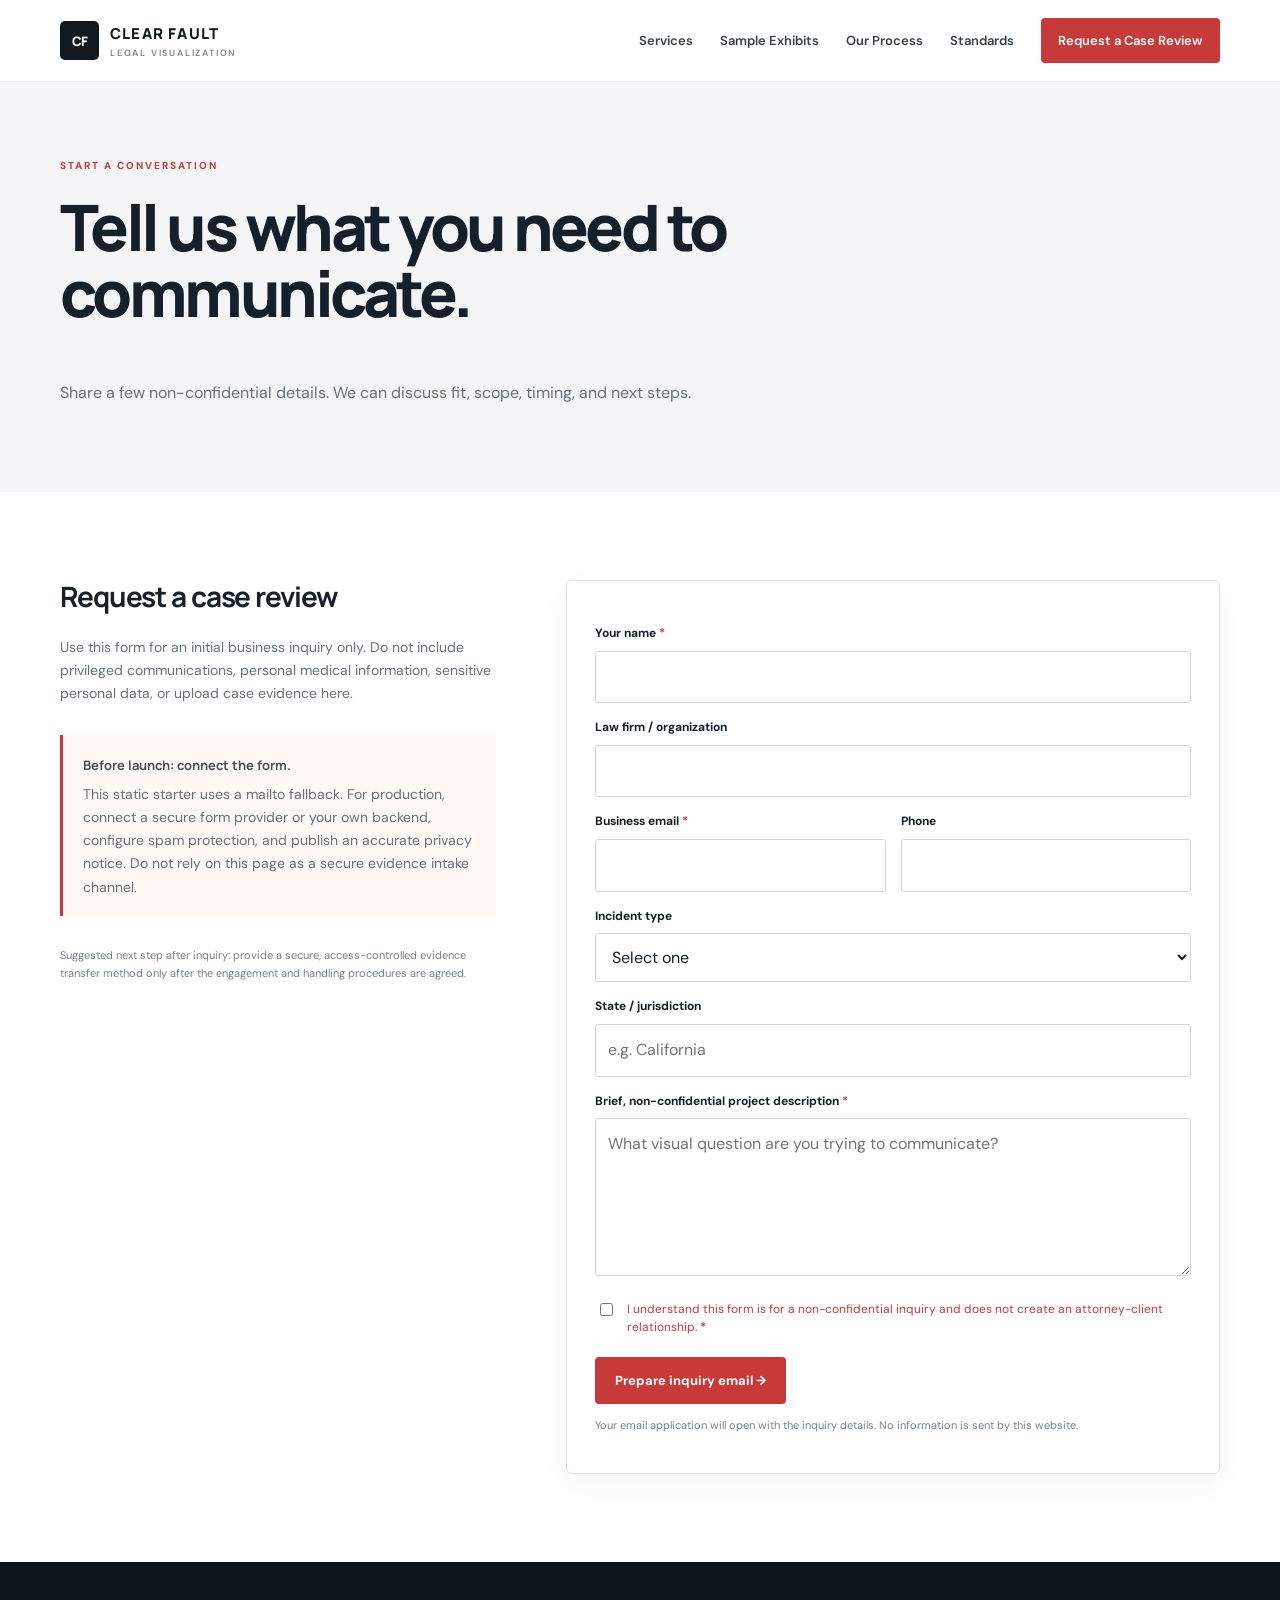
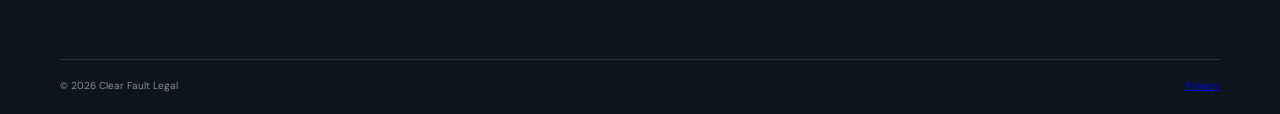
<file: contact.html>
<!doctype html><html lang="en"><head><meta charset="utf-8"><meta name="viewport" content="width=device-width,initial-scale=1"><title>Request a Case Review | Clear Fault Legal</title><meta name="description" content="Contact Clear Fault Legal to discuss a potential incident visualization or litigation exhibit project."><link rel="stylesheet" href="styles.css"></head><body><header class="site-header"><div class="container nav-wrap"><a class="brand" href="index.html"><span class="brand-mark">CF</span><span>CLEAR FAULT <small>LEGAL VISUALIZATION</small></span></a><button class="menu-toggle" aria-expanded="false" aria-controls="primary-nav">Menu ☰</button><nav id="primary-nav" class="primary-nav"><a href="services.html">Services</a><a href="work.html">Sample Exhibits</a><a href="process.html">Our Process</a><a href="standards.html">Standards</a><a class="nav-cta" href="contact.html">Request a Case Review</a></nav></div></header><main id="main"><section class="page-hero"><div class="container"><p class="eyebrow">START A CONVERSATION</p><h1>Tell us what you need to communicate.</h1><p>Share a few non-confidential details. We can discuss fit, scope, timing, and next steps.</p></div></section><section class="section"><div class="container contact-layout"><div><h2>Request a case review</h2><p>Use this form for an initial business inquiry only. Do not include privileged communications, personal medical information, sensitive personal data, or upload case evidence here.</p><div class="notice"><strong>Before launch: connect the form.</strong><p>This static starter uses a mailto fallback. For production, connect a secure form provider or your own backend, configure spam protection, and publish an accurate privacy notice. Do not rely on this page as a secure evidence intake channel.</p></div><p class="small-muted">Suggested next step after inquiry: provide a secure, access-controlled evidence transfer method only after the engagement and handling procedures are agreed.</p></div><form id="inquiry-form" class="inquiry-form">
<label for="name">Your name <span>*</span></label><input id="name" name="name" autocomplete="name" required>
<label for="firm">Law firm / organization</label><input id="firm" name="firm" autocomplete="organization">
<div class="form-row"><div><label for="email">Business email <span>*</span></label><input id="email" name="email" type="email" autocomplete="email" required></div><div><label for="phone">Phone</label><input id="phone" name="phone" type="tel" autocomplete="tel"></div></div>
<label for="incident">Incident type</label><select id="incident" name="incident"><option value="">Select one</option><option>Vehicle collision</option><option>Pedestrian incident</option><option>Premises incident</option><option>Workplace incident</option><option>Other / not sure</option></select>
<label for="location">State / jurisdiction</label><input id="location" name="location" placeholder="e.g. California">
<label for="summary">Brief, non-confidential project description <span>*</span></label><textarea id="summary" name="summary" rows="5" required placeholder="What visual question are you trying to communicate?"></textarea>
<label class="consent"><input type="checkbox" id="consent" required><span>I understand this form is for a non-confidential inquiry and does not create an attorney-client relationship. <b>*</b></span></label>
<button class="button button-primary" type="submit">Prepare inquiry email →</button><p id="form-status" class="form-status" aria-live="polite">Your email application will open with the inquiry details. No information is sent by this website.</p>
</form></div></section></main><footer class="site-footer"><div class="container footer-bottom"><span>© <span id="year"></span> Clear Fault Legal</span><a href="privacy.html">Privacy</a></div></footer><script src="script.js"></script></body></html>
</file>
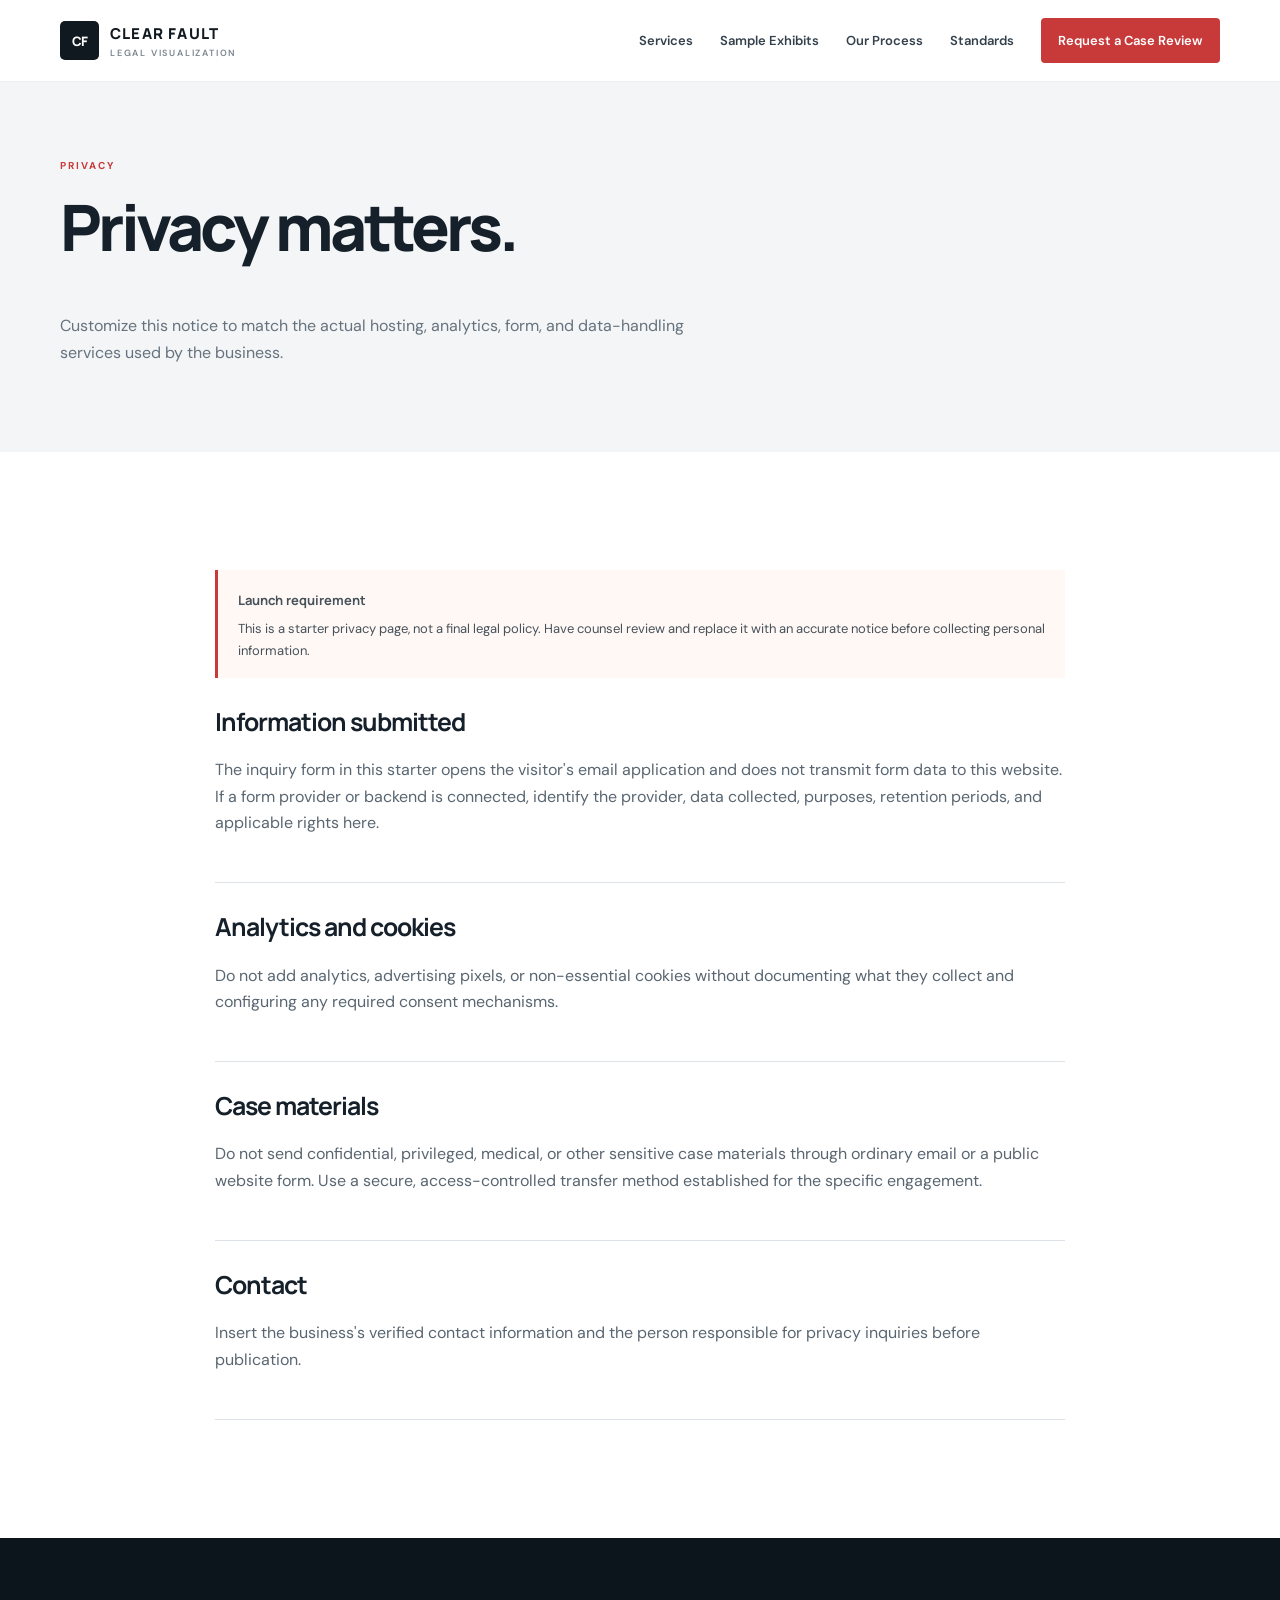
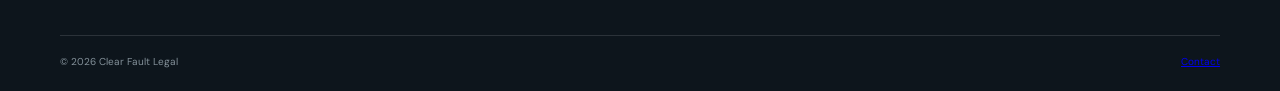
<file: privacy.html>
<!doctype html><html lang="en"><head><meta charset="utf-8"><meta name="viewport" content="width=device-width,initial-scale=1"><title>Privacy | Clear Fault Legal</title><meta name="description" content="Privacy information for the Clear Fault Legal website."><link rel="stylesheet" href="styles.css"></head><body><header class="site-header"><div class="container nav-wrap"><a class="brand" href="index.html"><span class="brand-mark">CF</span><span>CLEAR FAULT <small>LEGAL VISUALIZATION</small></span></a><button class="menu-toggle" aria-expanded="false" aria-controls="primary-nav">Menu ☰</button><nav id="primary-nav" class="primary-nav"><a href="services.html">Services</a><a href="work.html">Sample Exhibits</a><a href="process.html">Our Process</a><a href="standards.html">Standards</a><a class="nav-cta" href="contact.html">Request a Case Review</a></nav></div></header><main id="main"><section class="page-hero"><div class="container"><p class="eyebrow">PRIVACY</p><h1>Privacy matters.</h1><p>Customize this notice to match the actual hosting, analytics, form, and data-handling services used by the business.</p></div></section><section class="section"><div class="container content-narrow"><div class="notice"><strong>Launch requirement</strong><p>This is a starter privacy page, not a final legal policy. Have counsel review and replace it with an accurate notice before collecting personal information.</p></div><article class="content-block"><h2>Information submitted</h2><p>The inquiry form in this starter opens the visitor's email application and does not transmit form data to this website. If a form provider or backend is connected, identify the provider, data collected, purposes, retention periods, and applicable rights here.</p></article><article class="content-block"><h2>Analytics and cookies</h2><p>Do not add analytics, advertising pixels, or non-essential cookies without documenting what they collect and configuring any required consent mechanisms.</p></article><article class="content-block"><h2>Case materials</h2><p>Do not send confidential, privileged, medical, or other sensitive case materials through ordinary email or a public website form. Use a secure, access-controlled transfer method established for the specific engagement.</p></article><article class="content-block"><h2>Contact</h2><p>Insert the business's verified contact information and the person responsible for privacy inquiries before publication.</p></article></div></section></main><footer class="site-footer"><div class="container footer-bottom"><span>© <span id="year"></span> Clear Fault Legal</span><a href="contact.html">Contact</a></div></footer><script src="script.js"></script></body></html>
</file>
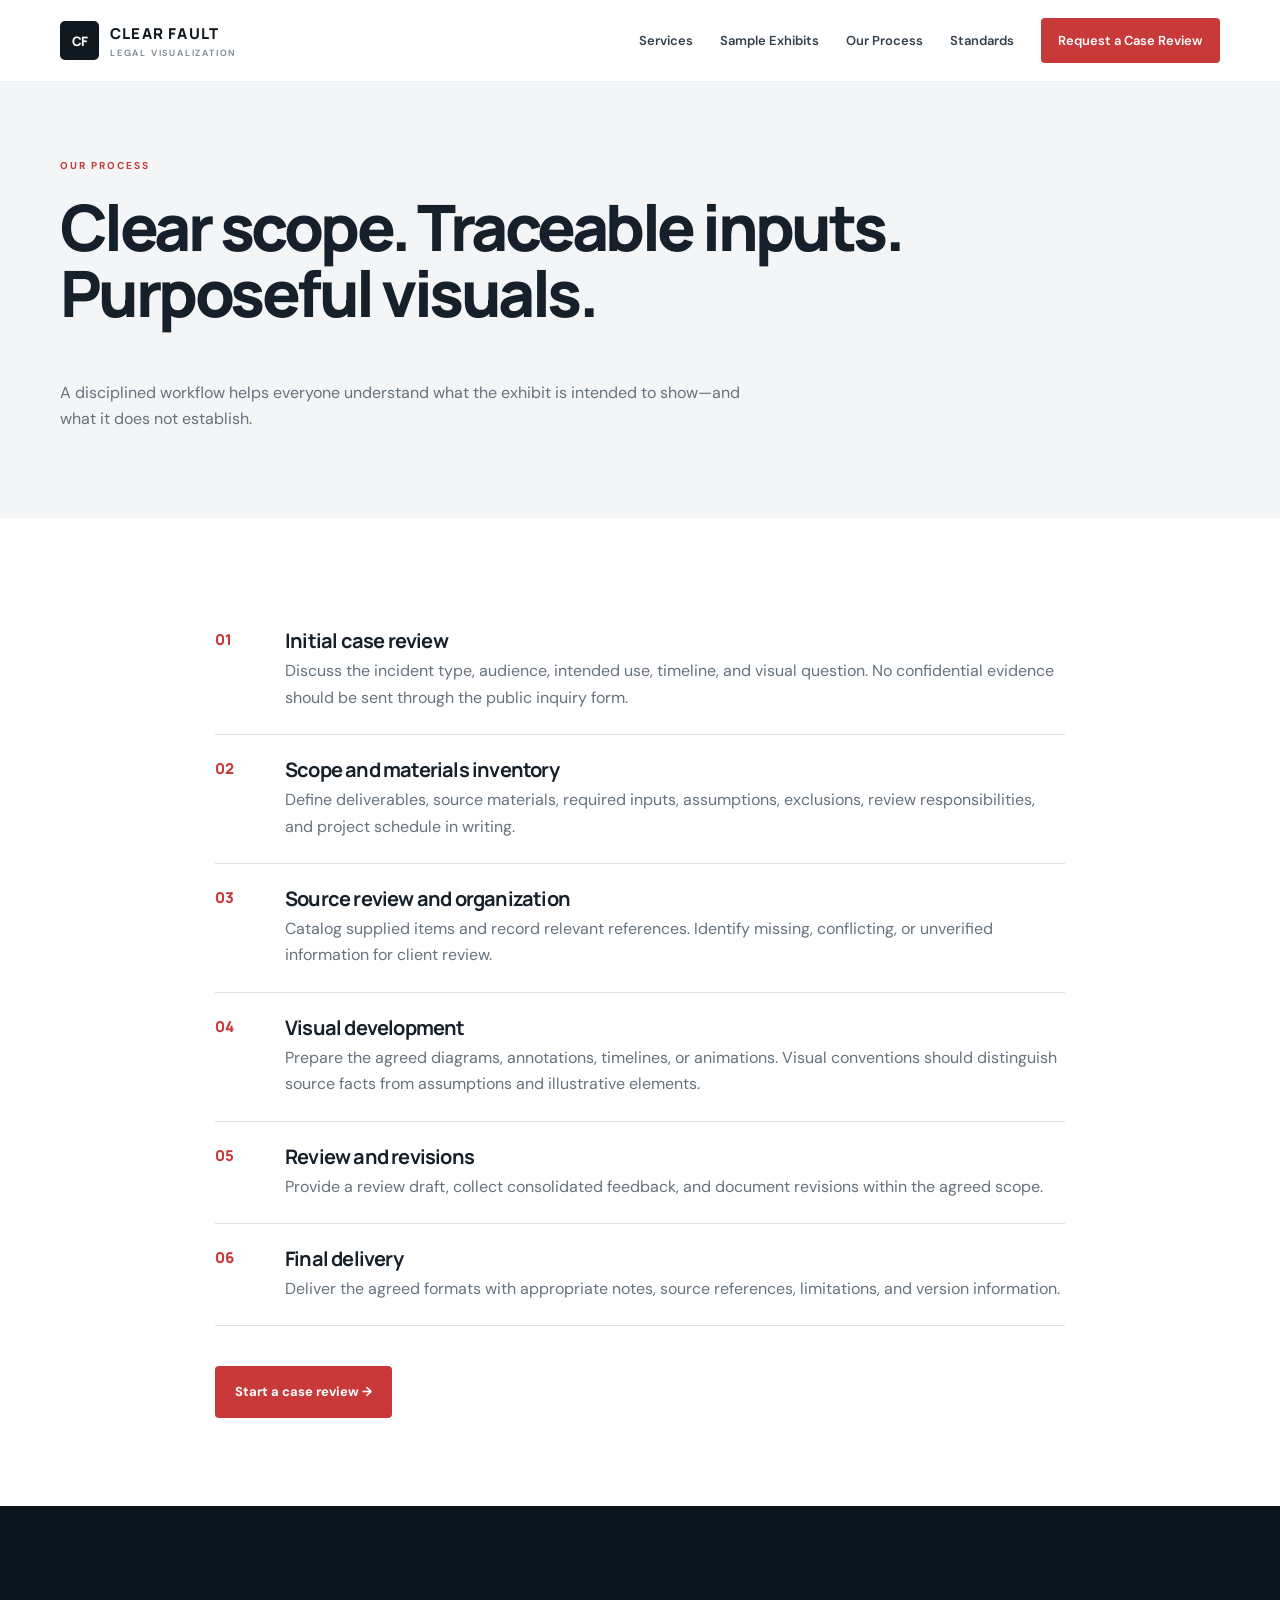
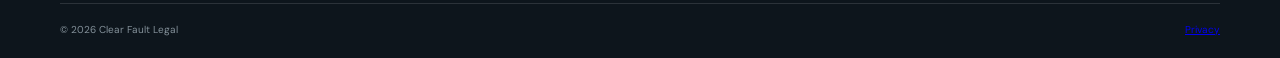
<file: process.html>
<!doctype html><html lang="en"><head><meta charset="utf-8"><meta name="viewport" content="width=device-width,initial-scale=1"><title>Our Process | Clear Fault Legal</title><meta name="description" content="Learn how Clear Fault scopes, organizes, develops, reviews, and delivers visual exhibits."><link rel="stylesheet" href="styles.css"></head><body><header class="site-header"><div class="container nav-wrap"><a class="brand" href="index.html"><span class="brand-mark">CF</span><span>CLEAR FAULT <small>LEGAL VISUALIZATION</small></span></a><button class="menu-toggle" aria-expanded="false" aria-controls="primary-nav">Menu ☰</button><nav id="primary-nav" class="primary-nav"><a href="services.html">Services</a><a href="work.html">Sample Exhibits</a><a href="process.html">Our Process</a><a href="standards.html">Standards</a><a class="nav-cta" href="contact.html">Request a Case Review</a></nav></div></header><main id="main"><section class="page-hero"><div class="container"><p class="eyebrow">OUR PROCESS</p><h1>Clear scope. Traceable inputs. Purposeful visuals.</h1><p>A disciplined workflow helps everyone understand what the exhibit is intended to show—and what it does not establish.</p></div></section><section class="section"><div class="container content-narrow"><ol class="process-list"><li><b>01</b><div><h2>Initial case review</h2><p>Discuss the incident type, audience, intended use, timeline, and visual question. No confidential evidence should be sent through the public inquiry form.</p></div></li><li><b>02</b><div><h2>Scope and materials inventory</h2><p>Define deliverables, source materials, required inputs, assumptions, exclusions, review responsibilities, and project schedule in writing.</p></div></li><li><b>03</b><div><h2>Source review and organization</h2><p>Catalog supplied items and record relevant references. Identify missing, conflicting, or unverified information for client review.</p></div></li><li><b>04</b><div><h2>Visual development</h2><p>Prepare the agreed diagrams, annotations, timelines, or animations. Visual conventions should distinguish source facts from assumptions and illustrative elements.</p></div></li><li><b>05</b><div><h2>Review and revisions</h2><p>Provide a review draft, collect consolidated feedback, and document revisions within the agreed scope.</p></div></li><li><b>06</b><div><h2>Final delivery</h2><p>Deliver the agreed formats with appropriate notes, source references, limitations, and version information.</p></div></li></ol><a class="button button-primary" href="contact.html">Start a case review →</a></div></section></main><footer class="site-footer"><div class="container footer-bottom"><span>© <span id="year"></span> Clear Fault Legal</span><a href="privacy.html">Privacy</a></div></footer><script src="script.js"></script></body></html>
</file>
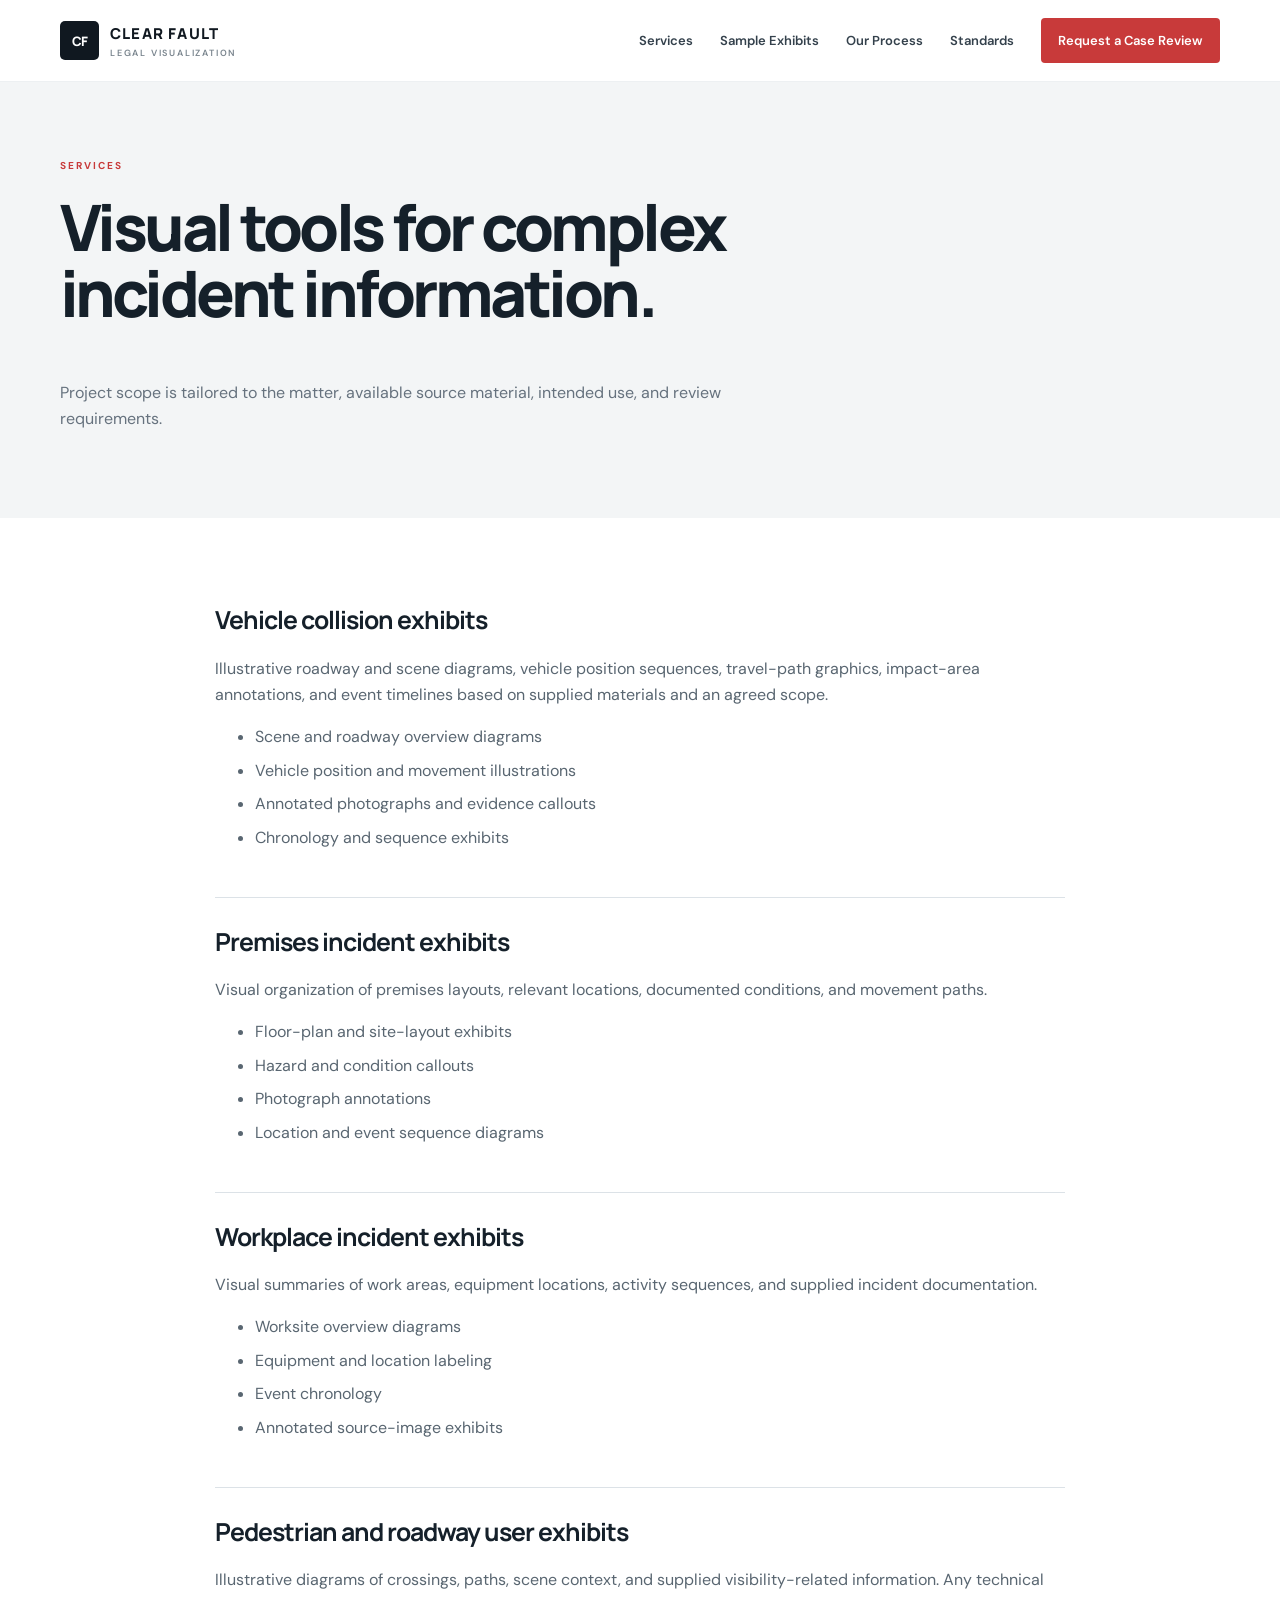
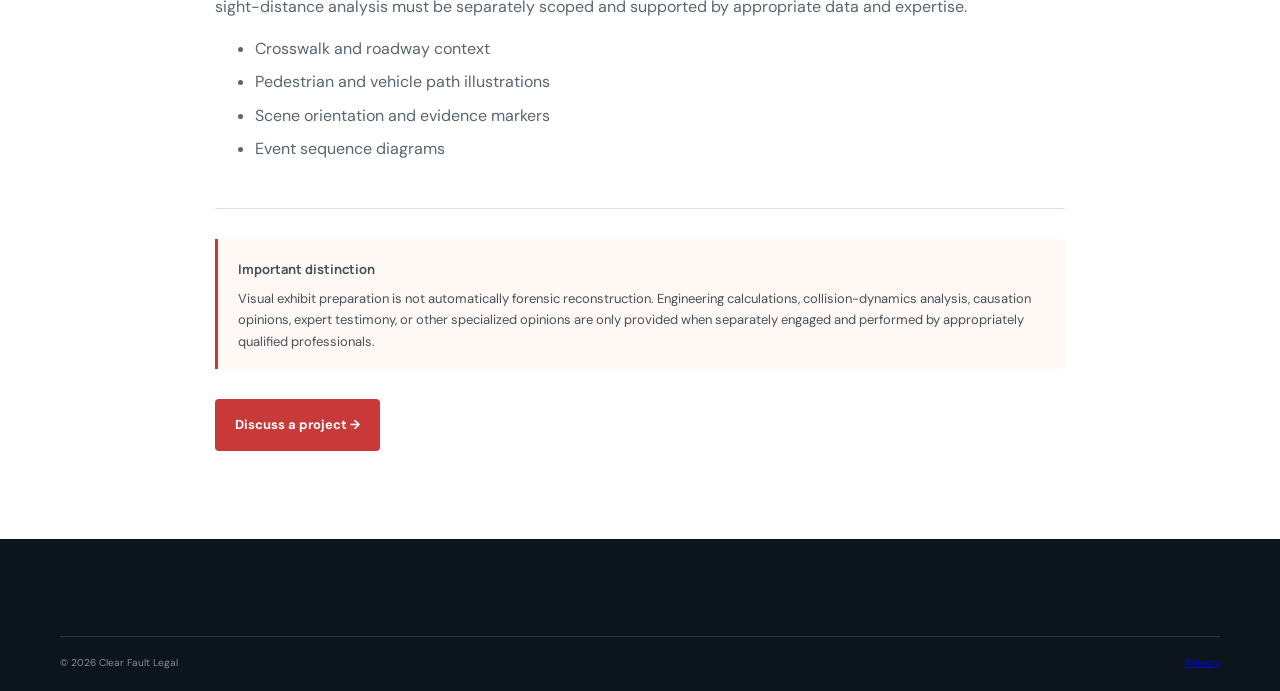
<file: services.html>
<!doctype html><html lang="en"><head><meta charset="utf-8"><meta name="viewport" content="width=device-width,initial-scale=1"><title>Services | Clear Fault Legal</title><meta name="description" content="Explore incident visualization and demonstrative exhibit preparation services."><link rel="stylesheet" href="styles.css"></head><body><header class="site-header"><div class="container nav-wrap"><a class="brand" href="index.html"><span class="brand-mark">CF</span><span>CLEAR FAULT <small>LEGAL VISUALIZATION</small></span></a><button class="menu-toggle" aria-expanded="false" aria-controls="primary-nav">Menu ☰</button><nav id="primary-nav" class="primary-nav"><a href="services.html">Services</a><a href="work.html">Sample Exhibits</a><a href="process.html">Our Process</a><a href="standards.html">Standards</a><a class="nav-cta" href="contact.html">Request a Case Review</a></nav></div></header><main id="main"><section class="page-hero"><div class="container"><p class="eyebrow">SERVICES</p><h1>Visual tools for complex incident information.</h1><p>Project scope is tailored to the matter, available source material, intended use, and review requirements.</p></div></section><section class="section"><div class="container content-narrow"><article class="content-block" id="vehicle"><h2>Vehicle collision exhibits</h2><p>Illustrative roadway and scene diagrams, vehicle position sequences, travel-path graphics, impact-area annotations, and event timelines based on supplied materials and an agreed scope.</p><ul><li>Scene and roadway overview diagrams</li><li>Vehicle position and movement illustrations</li><li>Annotated photographs and evidence callouts</li><li>Chronology and sequence exhibits</li></ul></article><article class="content-block" id="premises"><h2>Premises incident exhibits</h2><p>Visual organization of premises layouts, relevant locations, documented conditions, and movement paths.</p><ul><li>Floor-plan and site-layout exhibits</li><li>Hazard and condition callouts</li><li>Photograph annotations</li><li>Location and event sequence diagrams</li></ul></article><article class="content-block" id="workplace"><h2>Workplace incident exhibits</h2><p>Visual summaries of work areas, equipment locations, activity sequences, and supplied incident documentation.</p><ul><li>Worksite overview diagrams</li><li>Equipment and location labeling</li><li>Event chronology</li><li>Annotated source-image exhibits</li></ul></article><article class="content-block" id="pedestrian"><h2>Pedestrian and roadway user exhibits</h2><p>Illustrative diagrams of crossings, paths, scene context, and supplied visibility-related information. Any technical sight-distance analysis must be separately scoped and supported by appropriate data and expertise.</p><ul><li>Crosswalk and roadway context</li><li>Pedestrian and vehicle path illustrations</li><li>Scene orientation and evidence markers</li><li>Event sequence diagrams</li></ul></article><div class="notice"><strong>Important distinction</strong><p>Visual exhibit preparation is not automatically forensic reconstruction. Engineering calculations, collision-dynamics analysis, causation opinions, expert testimony, or other specialized opinions are only provided when separately engaged and performed by appropriately qualified professionals.</p></div><a class="button button-primary" href="contact.html">Discuss a project →</a></div></section></main><footer class="site-footer"><div class="container footer-bottom"><span>© <span id="year"></span> Clear Fault Legal</span><a href="privacy.html">Privacy</a></div></footer><script src="script.js"></script></body></html>
</file>
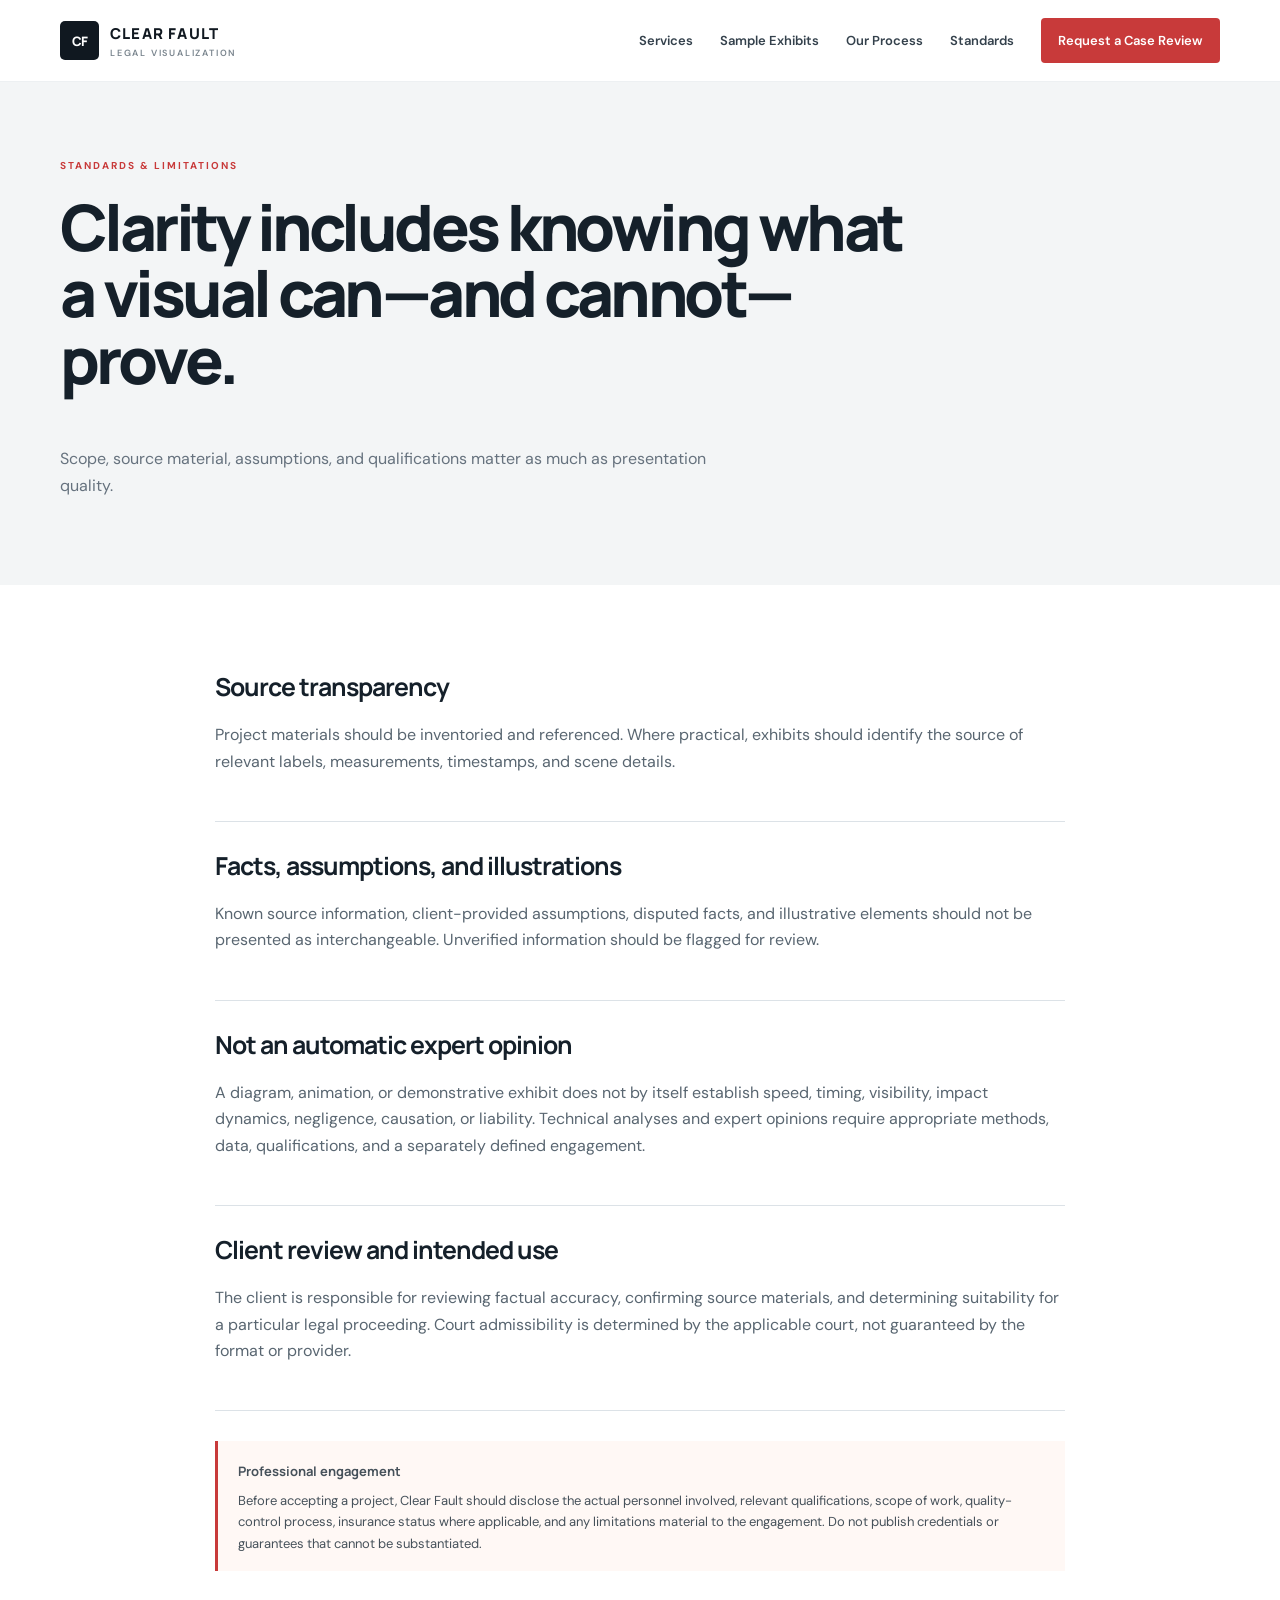
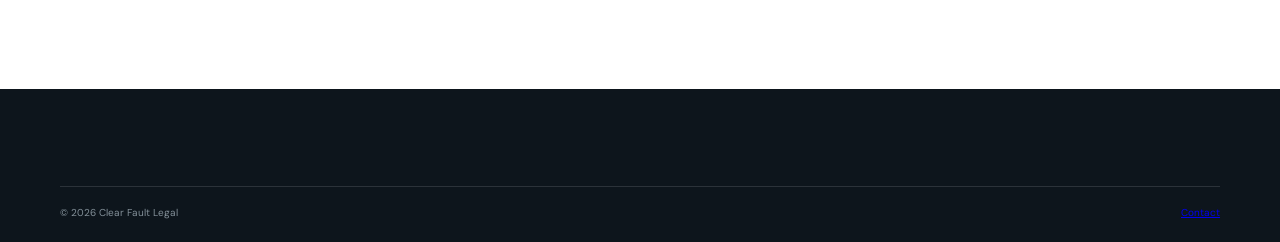
<file: standards.html>
<!doctype html><html lang="en"><head><meta charset="utf-8"><meta name="viewport" content="width=device-width,initial-scale=1"><title>Standards & Limitations | Clear Fault Legal</title><meta name="description" content="Understand the scope, source handling, assumptions, and limitations of Clear Fault visual exhibit services."><link rel="stylesheet" href="styles.css"></head><body><header class="site-header"><div class="container nav-wrap"><a class="brand" href="index.html"><span class="brand-mark">CF</span><span>CLEAR FAULT <small>LEGAL VISUALIZATION</small></span></a><button class="menu-toggle" aria-expanded="false" aria-controls="primary-nav">Menu ☰</button><nav id="primary-nav" class="primary-nav"><a href="services.html">Services</a><a href="work.html">Sample Exhibits</a><a href="process.html">Our Process</a><a href="standards.html">Standards</a><a class="nav-cta" href="contact.html">Request a Case Review</a></nav></div></header><main id="main"><section class="page-hero"><div class="container"><p class="eyebrow">STANDARDS & LIMITATIONS</p><h1>Clarity includes knowing what a visual can—and cannot—prove.</h1><p>Scope, source material, assumptions, and qualifications matter as much as presentation quality.</p></div></section><section class="section"><div class="container content-narrow"><article class="content-block"><h2>Source transparency</h2><p>Project materials should be inventoried and referenced. Where practical, exhibits should identify the source of relevant labels, measurements, timestamps, and scene details.</p></article><article class="content-block"><h2>Facts, assumptions, and illustrations</h2><p>Known source information, client-provided assumptions, disputed facts, and illustrative elements should not be presented as interchangeable. Unverified information should be flagged for review.</p></article><article class="content-block"><h2>Not an automatic expert opinion</h2><p>A diagram, animation, or demonstrative exhibit does not by itself establish speed, timing, visibility, impact dynamics, negligence, causation, or liability. Technical analyses and expert opinions require appropriate methods, data, qualifications, and a separately defined engagement.</p></article><article class="content-block"><h2>Client review and intended use</h2><p>The client is responsible for reviewing factual accuracy, confirming source materials, and determining suitability for a particular legal proceeding. Court admissibility is determined by the applicable court, not guaranteed by the format or provider.</p></article><div class="notice"><strong>Professional engagement</strong><p>Before accepting a project, Clear Fault should disclose the actual personnel involved, relevant qualifications, scope of work, quality-control process, insurance status where applicable, and any limitations material to the engagement. Do not publish credentials or guarantees that cannot be substantiated.</p></div></div></section></main><footer class="site-footer"><div class="container footer-bottom"><span>© <span id="year"></span> Clear Fault Legal</span><a href="contact.html">Contact</a></div></footer><script src="script.js"></script></body></html>
</file>
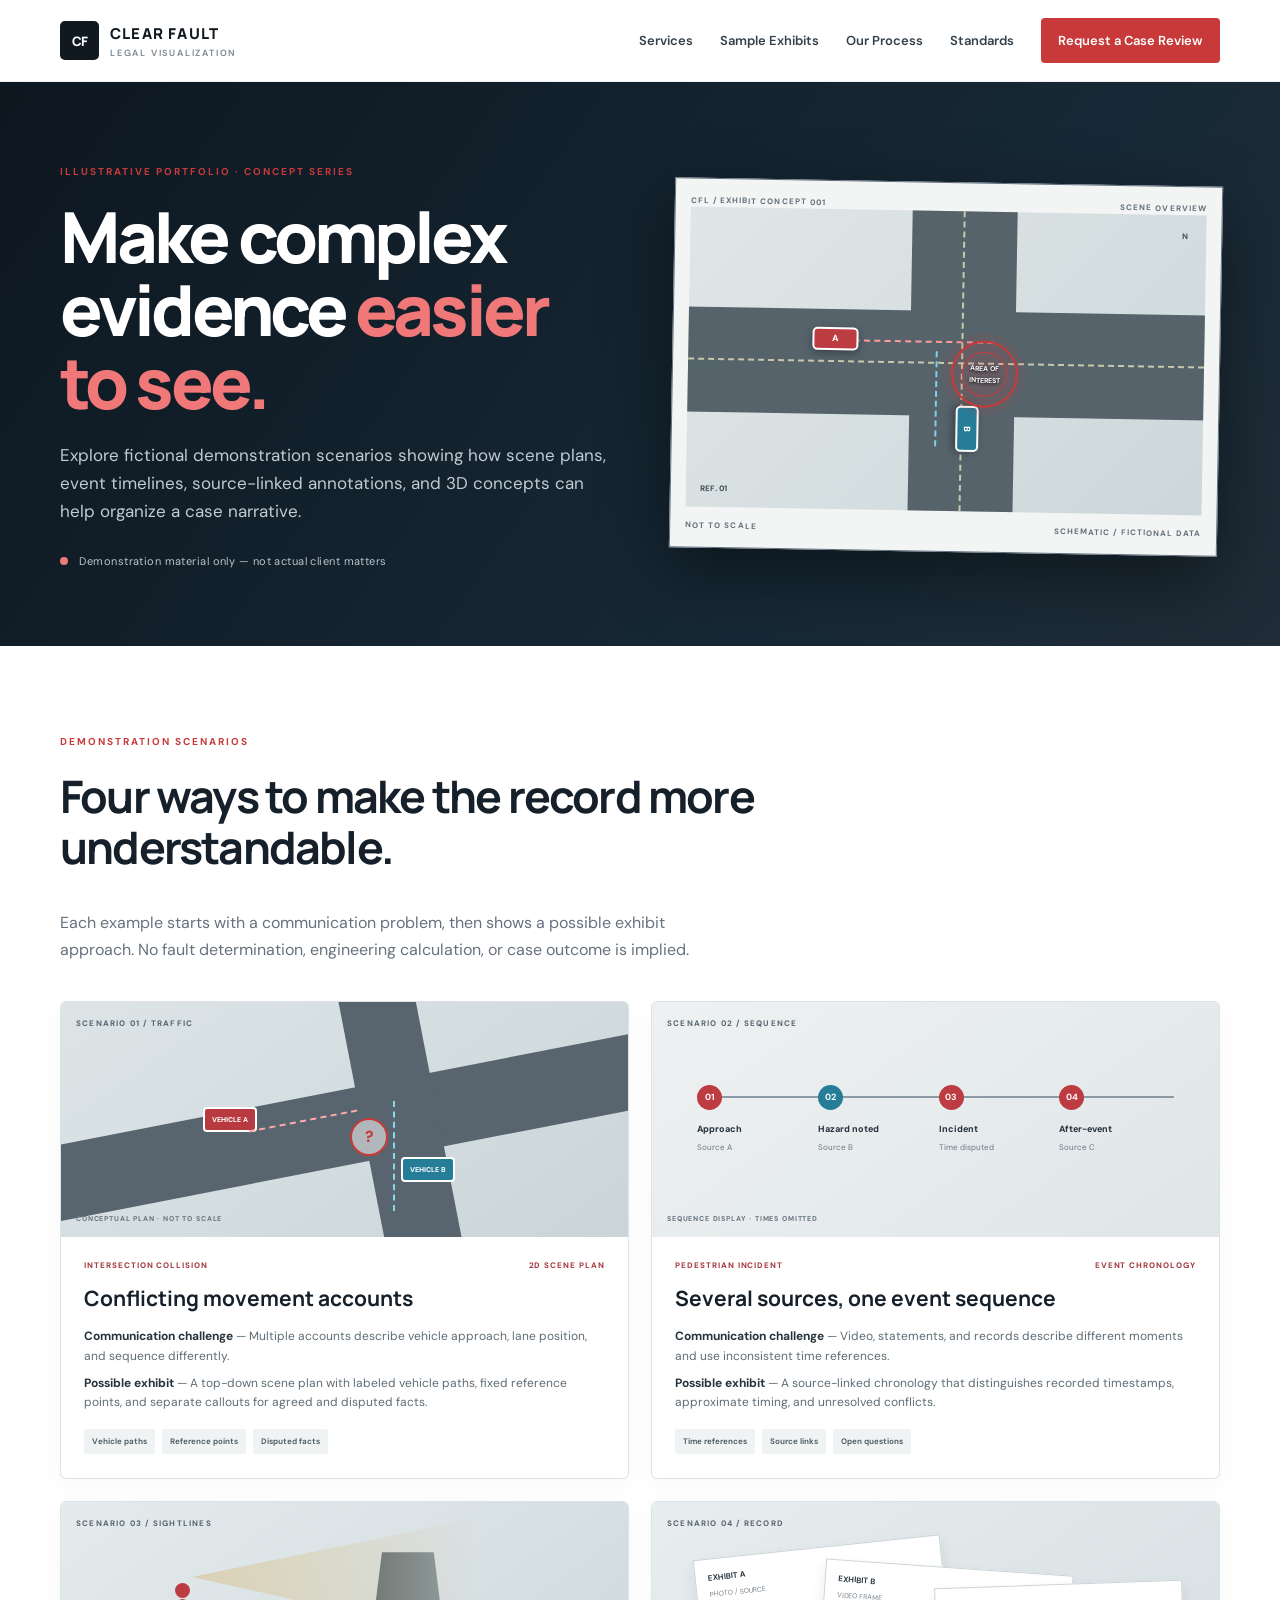
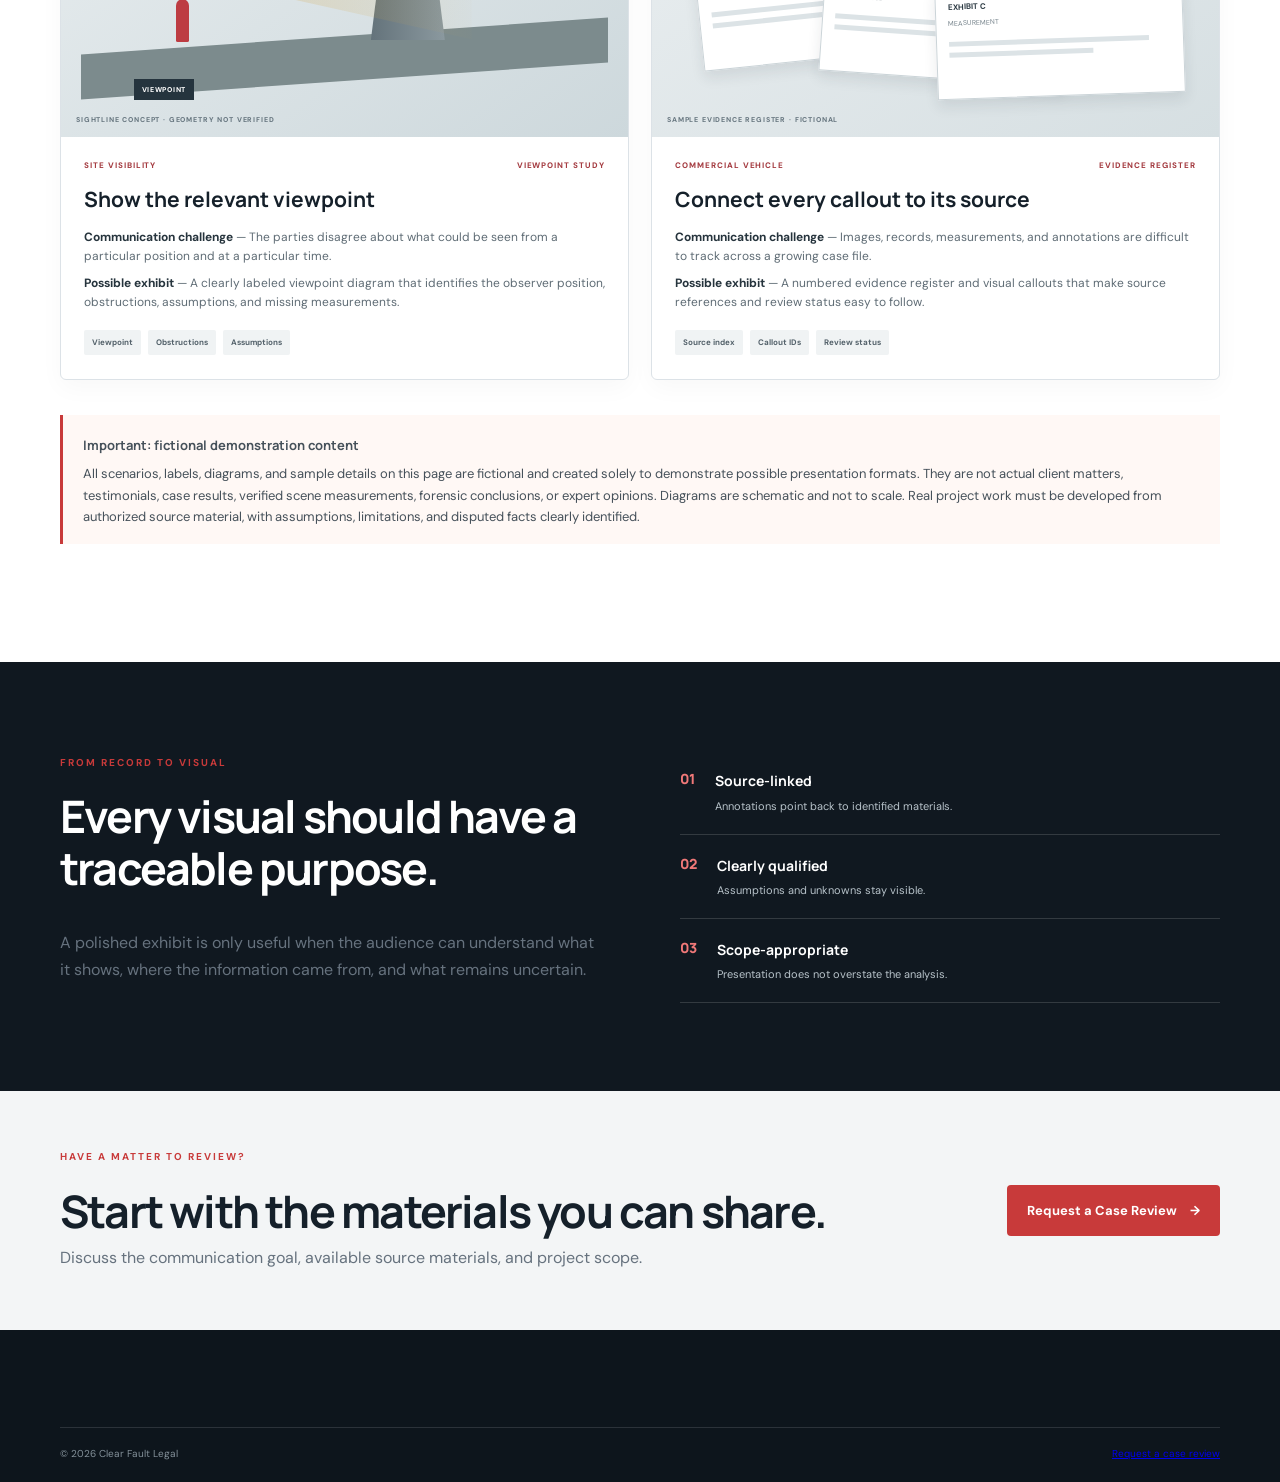
<file: work.html>
<!doctype html>
<html lang="en">
<head>
  <meta charset="utf-8">
  <meta name="viewport" content="width=device-width,initial-scale=1">
  <title>Illustrative Case Studies | Clear Fault Legal</title>
  <meta name="description" content="Explore fictional demonstration scenarios showing how Clear Fault Legal can organize incident evidence into clear visual exhibits.">
  <link rel="stylesheet" href="styles.css">
</head>
<body>
<header class="site-header"><div class="container nav-wrap">
  <a class="brand" href="index.html"><span class="brand-mark">CF</span><span>CLEAR FAULT <small>LEGAL VISUALIZATION</small></span></a>
  <button class="menu-toggle" aria-expanded="false" aria-controls="primary-nav">Menu ☰</button>
  <nav id="primary-nav" class="primary-nav"><a href="services.html">Services</a><a href="work.html" aria-current="page">Sample Exhibits</a><a href="process.html">Our Process</a><a href="standards.html">Standards</a><a class="nav-cta" href="contact.html">Request a Case Review</a></nav>
</div></header>
<main id="main">
  <section class="portfolio-hero">
    <div class="container portfolio-hero-grid">
      <div><p class="eyebrow">ILLUSTRATIVE PORTFOLIO · CONCEPT SERIES</p><h1>Make complex evidence <em>easier to see.</em></h1><p>Explore fictional demonstration scenarios showing how scene plans, event timelines, source-linked annotations, and 3D concepts can help organize a case narrative.</p><div class="portfolio-hero-note"><span class="status-dot"></span> Demonstration material only — not actual client matters</div></div>
      <div class="portfolio-board" aria-label="Illustrative intersection diagram with two vehicle paths and a marked area of interest">
        <div class="board-head"><span>CFL / EXHIBIT CONCEPT 001</span><span>SCENE OVERVIEW</span></div>
        <div class="intersection"><div class="cross-road road-horizontal"></div><div class="cross-road road-vertical"></div><div class="road-center center-horizontal"></div><div class="road-center center-vertical"></div><div class="vehicle vehicle-red">A</div><div class="vehicle vehicle-blue">B</div><div class="trajectory trajectory-red"></div><div class="trajectory trajectory-blue"></div><div class="impact-point"><i></i><b>AREA OF<br>INTEREST</b></div><span class="map-label label-n">N</span><span class="map-label label-ref">REF. 01</span></div>
        <div class="board-foot"><span>NOT TO SCALE</span><span>SCHEMATIC / FICTIONAL DATA</span></div>
      </div>
    </div>
  </section>
  <section class="section">
    <div class="container">
      <div class="section-heading"><p class="eyebrow">DEMONSTRATION SCENARIOS</p><h2>Four ways to make the record more understandable.</h2><p>Each example starts with a communication problem, then shows a possible exhibit approach. No fault determination, engineering calculation, or case outcome is implied.</p></div>
      <div class="case-study-grid">
        <article class="case-study">
          <div class="case-art art-intersection"><div class="art-kicker">SCENARIO 01 / TRAFFIC</div><div class="art-road art-road-a"></div><div class="art-road art-road-b"></div><div class="art-car car-a">VEHICLE A</div><div class="art-car car-b">VEHICLE B</div><div class="art-route route-a"></div><div class="art-route route-b"></div><div class="art-target">?</div><div class="art-caption">CONCEPTUAL PLAN · NOT TO SCALE</div></div>
          <div class="case-copy"><div class="case-meta"><span>INTERSECTION COLLISION</span><span>2D SCENE PLAN</span></div><h3>Conflicting movement accounts</h3><p><b>Communication challenge</b> — Multiple accounts describe vehicle approach, lane position, and sequence differently.</p><p><b>Possible exhibit</b> — A top-down scene plan with labeled vehicle paths, fixed reference points, and separate callouts for agreed and disputed facts.</p><div class="case-tags"><span>Vehicle paths</span><span>Reference points</span><span>Disputed facts</span></div></div>
        </article>
        <article class="case-study">
          <div class="case-art art-timeline"><div class="art-kicker">SCENARIO 02 / SEQUENCE</div><div class="timeline-track"><div class="timeline-stop"><b>01</b><span>Approach</span><small>Source A</small></div><div class="timeline-stop"><b>02</b><span>Hazard noted</span><small>Source B</small></div><div class="timeline-stop"><b>03</b><span>Incident</span><small>Time disputed</small></div><div class="timeline-stop"><b>04</b><span>After-event</span><small>Source C</small></div></div><div class="art-caption">SEQUENCE DISPLAY · TIMES OMITTED</div></div>
          <div class="case-copy"><div class="case-meta"><span>PEDESTRIAN INCIDENT</span><span>EVENT CHRONOLOGY</span></div><h3>Several sources, one event sequence</h3><p><b>Communication challenge</b> — Video, statements, and records describe different moments and use inconsistent time references.</p><p><b>Possible exhibit</b> — A source-linked chronology that distinguishes recorded timestamps, approximate timing, and unresolved conflicts.</p><div class="case-tags"><span>Time references</span><span>Source links</span><span>Open questions</span></div></div>
        </article>
        <article class="case-study">
          <div class="case-art art-visibility"><div class="art-kicker">SCENARIO 03 / SIGHTLINES</div><div class="vis-scene"><div class="vis-ground"></div><div class="vis-object"></div><div class="vis-person"></div><div class="vis-cone"></div><div class="vis-eye">VIEWPOINT</div></div><div class="art-caption">SIGHTLINE CONCEPT · GEOMETRY NOT VERIFIED</div></div>
          <div class="case-copy"><div class="case-meta"><span>SITE VISIBILITY</span><span>VIEWPOINT STUDY</span></div><h3>Show the relevant viewpoint</h3><p><b>Communication challenge</b> — The parties disagree about what could be seen from a particular position and at a particular time.</p><p><b>Possible exhibit</b> — A clearly labeled viewpoint diagram that identifies the observer position, obstructions, assumptions, and missing measurements.</p><div class="case-tags"><span>Viewpoint</span><span>Obstructions</span><span>Assumptions</span></div></div>
        </article>
        <article class="case-study">
          <div class="case-art art-evidence"><div class="art-kicker">SCENARIO 04 / RECORD</div><div class="evidence-stack"><div class="evidence-doc doc-one"><b>EXHIBIT A</b><span>PHOTO / SOURCE</span><i></i><i></i></div><div class="evidence-doc doc-two"><b>EXHIBIT B</b><span>VIDEO FRAME</span><i></i><i></i></div><div class="evidence-doc doc-three"><b>EXHIBIT C</b><span>MEASUREMENT</span><i></i><i></i></div></div><div class="art-caption">SAMPLE EVIDENCE REGISTER · FICTIONAL</div></div>
          <div class="case-copy"><div class="case-meta"><span>COMMERCIAL VEHICLE</span><span>EVIDENCE REGISTER</span></div><h3>Connect every callout to its source</h3><p><b>Communication challenge</b> — Images, records, measurements, and annotations are difficult to track across a growing case file.</p><p><b>Possible exhibit</b> — A numbered evidence register and visual callouts that make source references and review status easy to follow.</p><div class="case-tags"><span>Source index</span><span>Callout IDs</span><span>Review status</span></div></div>
        </article>
      </div>
      <div class="notice portfolio-disclosure"><strong>Important: fictional demonstration content</strong><p>All scenarios, labels, diagrams, and sample details on this page are fictional and created solely to demonstrate possible presentation formats. They are not actual client matters, testimonials, case results, verified scene measurements, forensic conclusions, or expert opinions. Diagrams are schematic and not to scale. Real project work must be developed from authorized source material, with assumptions, limitations, and disputed facts clearly identified.</p></div>
    </div>
  </section>
  <section class="section section-dark"><div class="container portfolio-callout"><div><p class="eyebrow">FROM RECORD TO VISUAL</p><h2>Every visual should have a traceable purpose.</h2><p class="muted">A polished exhibit is only useful when the audience can understand what it shows, where the information came from, and what remains uncertain.</p></div><div class="portfolio-principles"><div><b>01</b><span><strong>Source-linked</strong><small>Annotations point back to identified materials.</small></span></div><div><b>02</b><span><strong>Clearly qualified</strong><small>Assumptions and unknowns stay visible.</small></span></div><div><b>03</b><span><strong>Scope-appropriate</strong><small>Presentation does not overstate the analysis.</small></span></div></div></div></section>
  <section class="cta-band"><div class="container cta-inner"><div><p class="eyebrow">HAVE A MATTER TO REVIEW?</p><h2>Start with the materials you can share.</h2><p>Discuss the communication goal, available source materials, and project scope.</p></div><a class="button button-primary" href="contact.html">Request a Case Review <span>→</span></a></div></section>
</main>
<footer class="site-footer"><div class="container footer-bottom"><span>© <span id="year"></span> Clear Fault Legal</span><a href="contact.html">Request a case review</a></div></footer>
<script src="script.js"></script>
</body></html>
</file>
<file: styles.css>
@import url('https://fonts.googleapis.com/css2?family=DM+Sans:wght@400;500;600;700&family=Manrope:wght@400;500;600;700;800&display=swap');
:root{--ink:#15202a;--navy:#101820;--muted:#66727e;--line:#dce2e7;--paper:#f5f7f8;--red:#c83a3a;--red-dark:#a92d32;--white:#fff;--max:1160px}
*{box-sizing:border-box}html{scroll-behavior:smooth}body{margin:0;color:var(--ink);font-family:"DM Sans",Arial,sans-serif;line-height:1.65;background:#fff}h1,h2,h3,strong{font-family:Manrope,"DM Sans",sans-serif}h1,h2,h3,p{margin-top:0}h1{font-size:clamp(2.65rem,6vw,5.2rem);line-height:1.04;letter-spacing:-.055em;font-weight:800}h2{font-size:clamp(1.8rem,3.5vw,2.8rem);line-height:1.15;letter-spacing:-.04em}h3{font-size:1.2rem;line-height:1.3}.container{width:min(var(--max),calc(100% - 44px));margin-inline:auto}.skip-link{position:absolute;left:-999px;top:8px;background:#fff;padding:10px;z-index:20}.skip-link:focus{left:8px}.site-header{height:82px;background:#fff;border-bottom:1px solid #edf0f2;display:flex;align-items:center;position:sticky;top:0;z-index:10}.nav-wrap{display:flex;align-items:center;justify-content:space-between;gap:24px}.brand{display:flex;align-items:center;gap:11px;text-decoration:none;color:var(--navy);font:800 15px Manrope,sans-serif;letter-spacing:.08em}.brand small{display:block;font:600 9px "DM Sans",sans-serif;letter-spacing:.2em;color:#7a858e;margin-top:3px}.brand-mark{width:39px;height:39px;background:var(--navy);color:#fff;display:grid;place-items:center;font:800 13px Manrope;border-radius:5px;letter-spacing:-.05em}.primary-nav{display:flex;align-items:center;gap:27px}.primary-nav a{color:#34414c;text-decoration:none;font-size:13px;font-weight:600}.primary-nav a:hover,.text-link:hover{color:var(--red)}.primary-nav .nav-cta{background:var(--red);color:#fff;padding:12px 17px;border-radius:4px}.primary-nav .nav-cta:hover,.button-primary:hover{background:var(--red-dark);color:#fff}.menu-toggle{display:none;background:none;border:1px solid var(--line);padding:9px 12px;border-radius:4px}.hero{background:var(--navy);color:#fff;padding:94px 0 86px;overflow:hidden}.hero-grid{display:grid;grid-template-columns:1.02fr .98fr;align-items:center;gap:65px}.eyebrow{font-size:10px;font-weight:700;letter-spacing:.2em;color:var(--red);margin-bottom:19px}.hero .eyebrow{color:#f07878}.hero h1{max-width:660px;margin-bottom:24px}.hero h1 em{color:#f07878;font-style:normal}.hero-lede{font-size:18px;color:#c5cdd3;max-width:540px;line-height:1.65}.button-row{display:flex;gap:13px;flex-wrap:wrap;margin-top:32px}.button{display:inline-flex;align-items:center;justify-content:center;gap:13px;padding:14px 19px;border-radius:4px;text-decoration:none;font-size:13px;font-weight:700;border:1px solid transparent;cursor:pointer;font-family:inherit}.button-primary{background:var(--red);color:#fff}.button-ghost{border-color:#697680;color:#fff}.button-ghost:hover{background:#fff;color:var(--navy)}.micro-note{font-size:11px;color:#9daab3;margin-top:22px}.hero-art{background:#192733;border:1px solid #40505c;border-radius:7px;padding:17px;box-shadow:0 25px 70px #0005;transform:rotate(1deg)}.art-top,.art-bottom{display:flex;justify-content:space-between;color:#9baab5;font-size:8px;letter-spacing:.16em;font-weight:700}.road-scene{height:300px;position:relative;overflow:hidden;margin:13px 0;background:linear-gradient(135deg,#233744,#1a2b36)}.road{position:absolute;width:120%;height:125px;background:#52616a;top:88px;left:-10%;transform:rotate(-12deg);border-block:2px solid #aab1b4}.lane{position:absolute;height:2px;width:120%;background:repeating-linear-gradient(90deg,#e5e0bd 0 28px,transparent 28px 49px);top:149px;left:-10%;transform:rotate(-12deg)}.lane-two{top:184px}.vehicle{position:absolute;background:#e8edf0;color:#18232c;font-size:11px;font-weight:800;width:42px;height:21px;border-radius:5px;display:grid;place-items:center;box-shadow:0 4px 8px #0006}.vehicle-a{top:103px;left:27%;transform:rotate(-12deg)}.vehicle-b{top:205px;right:24%;transform:rotate(168deg)}.path{position:absolute;border-top:2px dashed #ef7777;width:150px;transform:rotate(14deg);top:137px;left:29%}.path-b{top:186px;left:51%;transform:rotate(-32deg);border-color:#79c6df}.impact{position:absolute;top:142px;left:52%;width:50px;height:50px;border:2px solid #ef7777;border-radius:50%;display:grid;place-items:center;color:#fff;font-size:7px;text-align:center;box-shadow:0 0 0 8px #ef777722}.marker{position:absolute;border-radius:50%;background:#f07878;color:#18232c;font-size:9px;font-weight:800;padding:5px}.marker-one{top:48px;left:17%}.marker-two{bottom:33px;right:20%}.marker-three{top:225px;left:47%}.trust-strip{background:#f2f4f5;border-bottom:1px solid var(--line)}.trust-items{display:flex;justify-content:space-between;gap:15px;padding:19px 0;color:#64717b;font-size:9px;font-weight:700;letter-spacing:.14em;flex-wrap:wrap}.section{padding:88px 0}.section-heading{max-width:700px;margin-bottom:38px}.section-heading>p:last-child,.page-hero p:not(.eyebrow){color:var(--muted);font-size:16px;max-width:680px}.service-grid{display:grid;grid-template-columns:repeat(4,1fr);gap:15px}.service-card{border:1px solid var(--line);padding:25px 22px;border-radius:5px;min-height:235px}.service-card:hover{border-color:#c4a0a0;box-shadow:0 12px 35px #15202a0b}.card-icon{width:38px;height:38px;background:#f9eded;color:var(--red);display:grid;place-items:center;font-size:21px;border-radius:4px;margin-bottom:23px}.service-card p{font-size:13px;color:var(--muted);min-height:62px}.service-card a,.text-link{font-size:12px;font-weight:700;color:var(--red);text-decoration:none}.section-dark{background:var(--navy);color:#fff}.split{display:grid;grid-template-columns:1fr 1fr;gap:100px;align-items:center}.muted{color:#b9c3ca}.button-light{background:#fff;color:var(--navy);margin-top:15px}.steps-list{list-style:none;margin:0;padding:0}.steps-list li{display:flex;gap:22px;padding:18px 0;border-bottom:1px solid #ffffff24}.steps-list li>b{color:#f07878;font:700 13px Manrope}.steps-list strong,.steps-list small{display:block}.steps-list strong{font-size:14px}.steps-list small{color:#aebac2;font-size:12px;margin-top:4px}.portfolio-callout{display:grid;grid-template-columns:1fr 1fr;gap:80px;align-items:center}.portfolio-callout p:not(.eyebrow){color:var(--muted)}.mini-exhibits{display:flex;align-items:center;justify-content:center;gap:0}.mini-sheet{width:235px;height:185px;background:#f4f6f7;border:1px solid #d9dfe3;box-shadow:0 14px 32px #17212b18;padding:15px;position:relative;transform:rotate(-5deg)}.mini-sheet-offset{transform:rotate(6deg);margin-left:-40px;margin-top:60px;background:#fff}.mini-sheet>span{font-size:8px;letter-spacing:.16em;font-weight:700;color:#687782}.mini-road{position:absolute;left:0;right:0;top:75px;height:47px;background:#64727a;transform:rotate(-14deg)}.mini-sheet i{position:absolute;background:var(--red);color:white;font-style:normal;font-size:9px;border-radius:50%;padding:4px;top:92px;left:70px}.mini-sheet i:nth-of-type(2){left:155px;top:68px}.timeline{margin-top:45px;border-top:2px solid #aab5bc;display:flex;justify-content:space-between}.timeline b{width:11px;height:11px;border-radius:50%;background:var(--red);margin-top:-7px}.cta-band{background:#f3f5f6;padding:58px 0}.cta-inner{display:flex;justify-content:space-between;align-items:center;gap:30px}.cta-inner h2{margin-bottom:9px}.cta-inner p:not(.eyebrow){color:var(--muted);margin-bottom:0}.site-footer{background:#0d151c;color:#fff;padding:55px 0 20px}.footer-grid{display:grid;grid-template-columns:1.5fr 1fr 1fr 1.3fr;gap:35px}.brand-footer{color:#fff}.footer-note,.site-footer p{color:#9ba7af;font-size:12px;margin-top:18px}.footer-grid>div:not(:first-child){display:flex;flex-direction:column;align-items:flex-start;gap:9px}.footer-grid strong{font-size:12px;margin-bottom:8px}.footer-grid a:not(.brand){font-size:12px;color:#aeb8bf;text-decoration:none}.footer-grid a:hover{color:#fff}.footer-link{color:#f07878!important}.footer-bottom{border-top:1px solid #ffffff20;margin-top:42px;padding-top:18px;display:flex;justify-content:space-between;color:#84919a;font-size:10px;gap:20px}.page-hero{background:#f3f5f6;padding:76px 0 70px}.page-hero h1{font-size:clamp(2.5rem,5vw,4.4rem);max-width:850px}.content-narrow{max-width:850px}.content-block{padding:0 0 30px;margin-bottom:30px;border-bottom:1px solid var(--line)}.content-block h2{font-size:1.55rem}.content-block p,.content-block li{color:#596671}.content-block li{margin:7px 0}.notice{background:#fff8f5;border-left:3px solid var(--red);padding:17px 20px;margin:30px 0;color:#46515a}.notice strong{font-size:13px}.notice p{font-size:13px;margin:5px 0 0}.sample-grid{display:grid;grid-template-columns:repeat(3,1fr);gap:22px}.sample-card{border:1px solid var(--line);padding:15px;border-radius:5px}.sample-card h2{font-size:18px;margin:18px 0 7px}.sample-card p{color:var(--muted);font-size:13px}.sample-visual{height:220px;position:relative;overflow:hidden;background:#e9eef0;padding:13px}.sample-label{font-size:8px;font-weight:700;letter-spacing:.14em;color:#687782;position:relative;z-index:2}.sample-road{position:absolute;top:90px;left:-10%;width:120%;height:85px;background:#59666f;transform:rotate(-13deg);border-block:2px solid white}.sample-pin{position:absolute;z-index:2;background:var(--red);color:#fff;border-radius:50%;padding:6px;font-size:9px}.pin-a{top:78px;left:25%}.pin-b{top:147px;right:25%;background:#277d91}.pin-c{top:115px;left:53%}.sample-dash{position:absolute;width:130px;border-top:2px dashed #f3c66b;top:125px;left:30%;transform:rotate(19deg)}.timeline-visual{background:#f2f4f5}.big-timeline{position:absolute;top:100px;left:22px;right:22px;border-top:2px solid #9caab3;display:flex;justify-content:space-between}.big-timeline div{width:25%;margin-top:-13px}.big-timeline b{display:grid;place-items:center;width:25px;height:25px;border-radius:50%;background:var(--red);color:#fff;font-size:9px}.big-timeline span{display:block;font-size:9px;margin-top:12px;color:#596671}.evidence-visual{background:#f4f5f6}.evidence-lines{position:absolute;top:75px;left:25px;width:65%}.evidence-lines i{display:block;height:9px;background:#d0d8dd;margin:15px 0;border-radius:2px}.evidence-lines i:nth-child(2){width:80%}.evidence-lines i:nth-child(3){width:92%}.evidence-lines i:nth-child(4){width:70%}.evidence-tag{position:absolute;right:22px;bottom:34px;background:var(--navy);color:#fff;padding:15px;font-size:9px;letter-spacing:.1em}.process-list{list-style:none;padding:0;margin:0 0 40px}.process-list li{display:grid;grid-template-columns:55px 1fr;gap:15px;padding:23px 0;border-bottom:1px solid var(--line)}.process-list li>b{color:var(--red);font:800 15px Manrope}.process-list h2{font-size:20px;margin-bottom:6px}.process-list p{color:var(--muted);margin-bottom:0}.contact-layout{display:grid;grid-template-columns:.8fr 1.2fr;gap:70px;align-items:start}.contact-layout h2{font-size:28px}.contact-layout p{color:var(--muted);font-size:14px}.inquiry-form{border:1px solid var(--line);padding:28px;border-radius:6px;box-shadow:0 10px 35px #15202a0a}.inquiry-form label{display:block;font-size:12px;font-weight:700;margin:15px 0 7px}.inquiry-form label span,.consent b{color:var(--red)}input,select,textarea{font:inherit;width:100%;border:1px solid #cfd7dc;border-radius:3px;padding:12px;background:#fff;color:var(--ink)}input:focus,select:focus,textarea:focus{outline:2px solid #d98989;outline-offset:1px}.form-row{display:grid;grid-template-columns:1fr 1fr;gap:15px}.consent{display:flex!important;align-items:flex-start;gap:10px;font-weight:400!important;line-height:1.5}.consent input{width:16px;margin-top:3px}.inquiry-form button{margin-top:14px}.form-status,.small-muted{font-size:11px!important;color:#75818a!important;margin-top:12px}.small-muted{margin-top:25px}
@media(max-width:900px){.primary-nav{gap:14px}.primary-nav a{font-size:12px}.hero-grid{gap:35px}.service-grid{grid-template-columns:repeat(2,1fr)}.split{gap:45px}.footer-grid{grid-template-columns:repeat(2,1fr)}}
@media(max-width:700px){.site-header{height:70px}.menu-toggle{display:block}.primary-nav{display:none;position:absolute;top:69px;left:0;right:0;background:#fff;padding:18px 22px 24px;border-bottom:1px solid var(--line);flex-direction:column;align-items:stretch;gap:16px}.primary-nav.open{display:flex}.primary-nav .nav-cta{text-align:center}.hero{padding:65px 0}.hero-grid,.split,.portfolio-callout,.contact-layout{grid-template-columns:1fr}.hero-grid{gap:42px}.hero-art{max-width:560px;width:100%}.trust-items{justify-content:center;text-align:center}.trust-items span{width:45%}.section{padding:65px 0}.service-grid{grid-template-columns:1fr 1fr}.service-card{padding:20px 16px}.service-card p{min-height:95px}.split{gap:35px}.portfolio-callout{gap:25px}.mini-exhibits{min-height:230px}.cta-inner{align-items:flex-start;flex-direction:column}.sample-grid{grid-template-columns:1fr}.sample-visual{height:230px}.contact-layout{gap:25px}.footer-grid{grid-template-columns:1fr 1fr}.footer-grid>div:first-child{grid-column:1/-1}.footer-bottom{flex-direction:column}.page-hero{padding:58px 0}.form-row{grid-template-columns:1fr}}
@media(max-width:420px){.container{width:min(var(--max),calc(100% - 32px))}.hero h1{font-size:2.65rem}.service-grid{grid-template-columns:1fr}.service-card p{min-height:0}.footer-grid{grid-template-columns:1fr}.footer-grid>div:first-child{grid-column:auto}.inquiry-form{padding:19px}.button{width:100%}.button-row{flex-direction:column}}

/* Expanded illustrative portfolio */
.portfolio-hero{background:linear-gradient(125deg,#0d1720,#172936 68%,#202d38);color:#fff;padding:82px 0 76px;overflow:hidden}.portfolio-hero-grid{display:grid;grid-template-columns:1fr 1fr;gap:64px;align-items:center}.portfolio-hero h1{font-size:clamp(2.7rem,5.5vw,4.8rem);max-width:620px;margin-bottom:22px}.portfolio-hero h1 em{color:#f07878;font-style:normal}.portfolio-hero-grid>div:first-child>p:not(.eyebrow){color:#c1cbd2;max-width:560px;font-size:17px}.portfolio-hero-note{font-size:11px;color:#b9c5cc;margin-top:27px;letter-spacing:.04em}.status-dot{display:inline-block;width:8px;height:8px;border-radius:50%;background:#f07878;margin-right:8px}.portfolio-board{background:#f3f5f5;color:#25313a;border:1px solid #61717d;padding:15px;box-shadow:0 25px 70px #0007;transform:rotate(1deg)}.board-head,.board-foot{display:flex;justify-content:space-between;font-size:8px;font-weight:800;letter-spacing:.13em;color:#66737c}.intersection{height:300px;position:relative;overflow:hidden;background:linear-gradient(135deg,#dfe6e7,#cdd7da)}.cross-road{position:absolute;background:#56636b}.road-horizontal{height:105px;left:-5%;right:-5%;top:100px}.road-vertical{width:105px;top:-10%;bottom:-10%;left:43%}.road-center{position:absolute;opacity:.8}.center-horizontal{left:0;right:0;top:151px;border-top:2px dashed #e8e2bd}.center-vertical{top:0;bottom:0;left:calc(43% + 51px);border-left:2px dashed #e8e2bd}.vehicle{position:absolute;z-index:2;width:46px;height:23px;border:2px solid #fff;border-radius:5px;display:grid;place-items:center;font-size:9px;font-weight:800;color:#fff;box-shadow:0 3px 8px #0005}.vehicle-red{background:#bd3c42;top:118px;left:24%;transform:rotate(0deg)}.vehicle-blue{background:#267d98;top:206px;left:calc(43% + 35px);transform:rotate(90deg)}.trajectory{position:absolute;z-index:1;border-top:2px dashed; width:150px}.trajectory-red{border-color:#ff9b9b;top:130px;left:30%}.trajectory-blue{border-color:#7fd1e8;top:187px;left:39%;transform:rotate(90deg);width:95px}.impact-point{position:absolute;z-index:3;left:51%;top:129px;width:67px;height:67px;border:2px solid #c83a3a;border-radius:50%;display:grid;place-content:center;text-align:center;color:#fff;font-size:7px;background:#c83a3a22;box-shadow:0 0 0 8px #c83a3a18}.impact-point i{position:absolute;inset:9px;border:1px solid #c83a3a;border-radius:50%}.impact-point b{position:relative;text-shadow:0 1px 3px #000}.map-label{position:absolute;font-size:8px;font-weight:800;color:#44515a}.label-n{right:18px;top:15px}.label-ref{left:14px;bottom:12px}.board-foot{padding-top:12px}.case-study-grid{display:grid;grid-template-columns:1fr 1fr;gap:22px}.case-study{border:1px solid var(--line);border-radius:6px;overflow:hidden;background:#fff;box-shadow:0 8px 25px #15202a08}.case-art{height:235px;position:relative;overflow:hidden;background:#e7ecee;padding:15px}.art-kicker{font-size:8px;font-weight:800;letter-spacing:.15em;color:#596771;position:relative;z-index:3}.art-caption{position:absolute;bottom:12px;left:15px;right:15px;font-size:7px;font-weight:800;letter-spacing:.12em;color:#687780}.art-intersection{background:linear-gradient(145deg,#dce4e6,#cbd5d9)}.art-road{position:absolute;background:#58656e}.art-road-a{left:-5%;right:-5%;height:75px;top:88px;transform:rotate(-11deg)}.art-road-b{top:-20%;bottom:-20%;width:76px;left:53%;transform:rotate(-11deg)}.art-car{position:absolute;z-index:2;background:#b83a40;color:white;border:2px solid white;border-radius:4px;padding:5px 7px;font-size:7px;font-weight:800}.car-a{top:105px;left:25%}.car-b{top:155px;left:60%;background:#267d98}.art-route{position:absolute;border-top:2px dashed;width:110px;z-index:2}.route-a{top:118px;left:33%;border-color:#ffaaaa;transform:rotate(-11deg)}.route-b{top:153px;left:49%;border-color:#8bd8ed;transform:rotate(90deg)}.art-target{position:absolute;z-index:2;top:116px;left:51%;width:38px;height:38px;border:2px solid #c83a3a;border-radius:50%;display:grid;place-items:center;color:#c83a3a;font-weight:800;background:#fff8}.art-timeline{background:linear-gradient(145deg,#eef1f2,#dfe6e8)}.timeline-track{position:absolute;top:94px;left:8%;right:8%;display:flex;justify-content:space-between;border-top:2px solid #8b9aa3}.timeline-stop{width:24%;margin-top:-13px;position:relative}.timeline-stop b{display:grid;place-items:center;width:25px;height:25px;border-radius:50%;background:#bd3c42;color:#fff;font-size:9px}.timeline-stop:nth-child(2) b{background:#267d98}.timeline-stop span,.timeline-stop small{display:block}.timeline-stop span{font-size:9px;font-weight:800;margin-top:12px;color:#27343d}.timeline-stop small{font-size:8px;color:#697780;margin-top:4px}.art-visibility{background:linear-gradient(145deg,#e5ebed,#cdd8dc)}.vis-scene{position:absolute;inset:42px 20px 28px}.vis-ground{position:absolute;bottom:28px;left:0;right:0;height:45px;background:#7c8b8d;transform:skewY(-4deg)}.vis-object{position:absolute;bottom:69px;left:55%;width:74px;height:88px;background:linear-gradient(90deg,#64737b,#8b999f);clip-path:polygon(15% 0,85% 0,100% 100%,0 100%)}.vis-person{position:absolute;bottom:67px;left:18%;width:13px;height:43px;background:#bd3c42;border-radius:8px 8px 2px 2px}.vis-person:before{content:"";position:absolute;width:15px;height:15px;border-radius:50%;background:#bd3c42;top:-16px;left:-1px}.vis-cone{position:absolute;bottom:70px;left:21%;width:280px;height:120px;background:linear-gradient(90deg,#d4a84b55,#d4a84b05);clip-path:polygon(0 48%,100% 0,100% 100%)}.vis-eye{position:absolute;bottom:9px;left:10%;font-size:7px;font-weight:800;letter-spacing:.1em;color:#fff;background:#25343e;padding:5px 8px}.art-evidence{background:linear-gradient(145deg,#e8edef,#d6dfe2)}.evidence-stack{position:absolute;inset:40px 25px 25px}.evidence-doc{position:absolute;width:48%;height:112px;background:#fff;border:1px solid #cbd4d8;box-shadow:0 7px 14px #1c2b3518;padding:12px}.evidence-doc b,.evidence-doc span{display:block;font-size:8px;color:#2d3b44}.evidence-doc span{font-size:7px;color:#78858d;margin-top:4px}.evidence-doc i{display:block;height:5px;background:#dce3e6;margin-top:12px;width:90%}.evidence-doc i:last-child{width:65%;margin-top:6px}.doc-one{top:5px;left:4%;transform:rotate(-6deg)}.doc-two{top:25px;left:28%;transform:rotate(4deg)}.doc-three{top:42px;left:50%;transform:rotate(-2deg)}.case-copy{padding:22px 23px 24px}.case-meta{display:flex;justify-content:space-between;gap:10px;color:#a43b40;font-size:8px;font-weight:800;letter-spacing:.12em}.case-copy h3{font-size:21px;margin:13px 0 15px}.case-copy p{font-size:12px;color:#5f6c75;margin:8px 0;line-height:1.6}.case-copy p b{color:#26343d}.case-tags{display:flex;flex-wrap:wrap;gap:7px;margin-top:17px}.case-tags span{font-size:8px;color:#53616a;background:#f0f3f4;padding:6px 8px;border-radius:2px;font-weight:700}.portfolio-disclosure{margin-top:35px}.portfolio-principles{display:grid;gap:0}.portfolio-principles>div{display:flex;gap:20px;padding:19px 0;border-bottom:1px solid #ffffff25}.portfolio-principles>div>b{color:#f07878;font:800 14px Manrope}.portfolio-principles strong,.portfolio-principles small{display:block}.portfolio-principles strong{font-size:14px}.portfolio-principles small{color:#b7c2c9;font-size:11px;margin-top:4px}
@media(max-width:760px){.portfolio-hero-grid,.case-study-grid{grid-template-columns:1fr}.portfolio-hero-grid{gap:36px}.portfolio-board{transform:none}.case-art{height:220px}}
</file>
